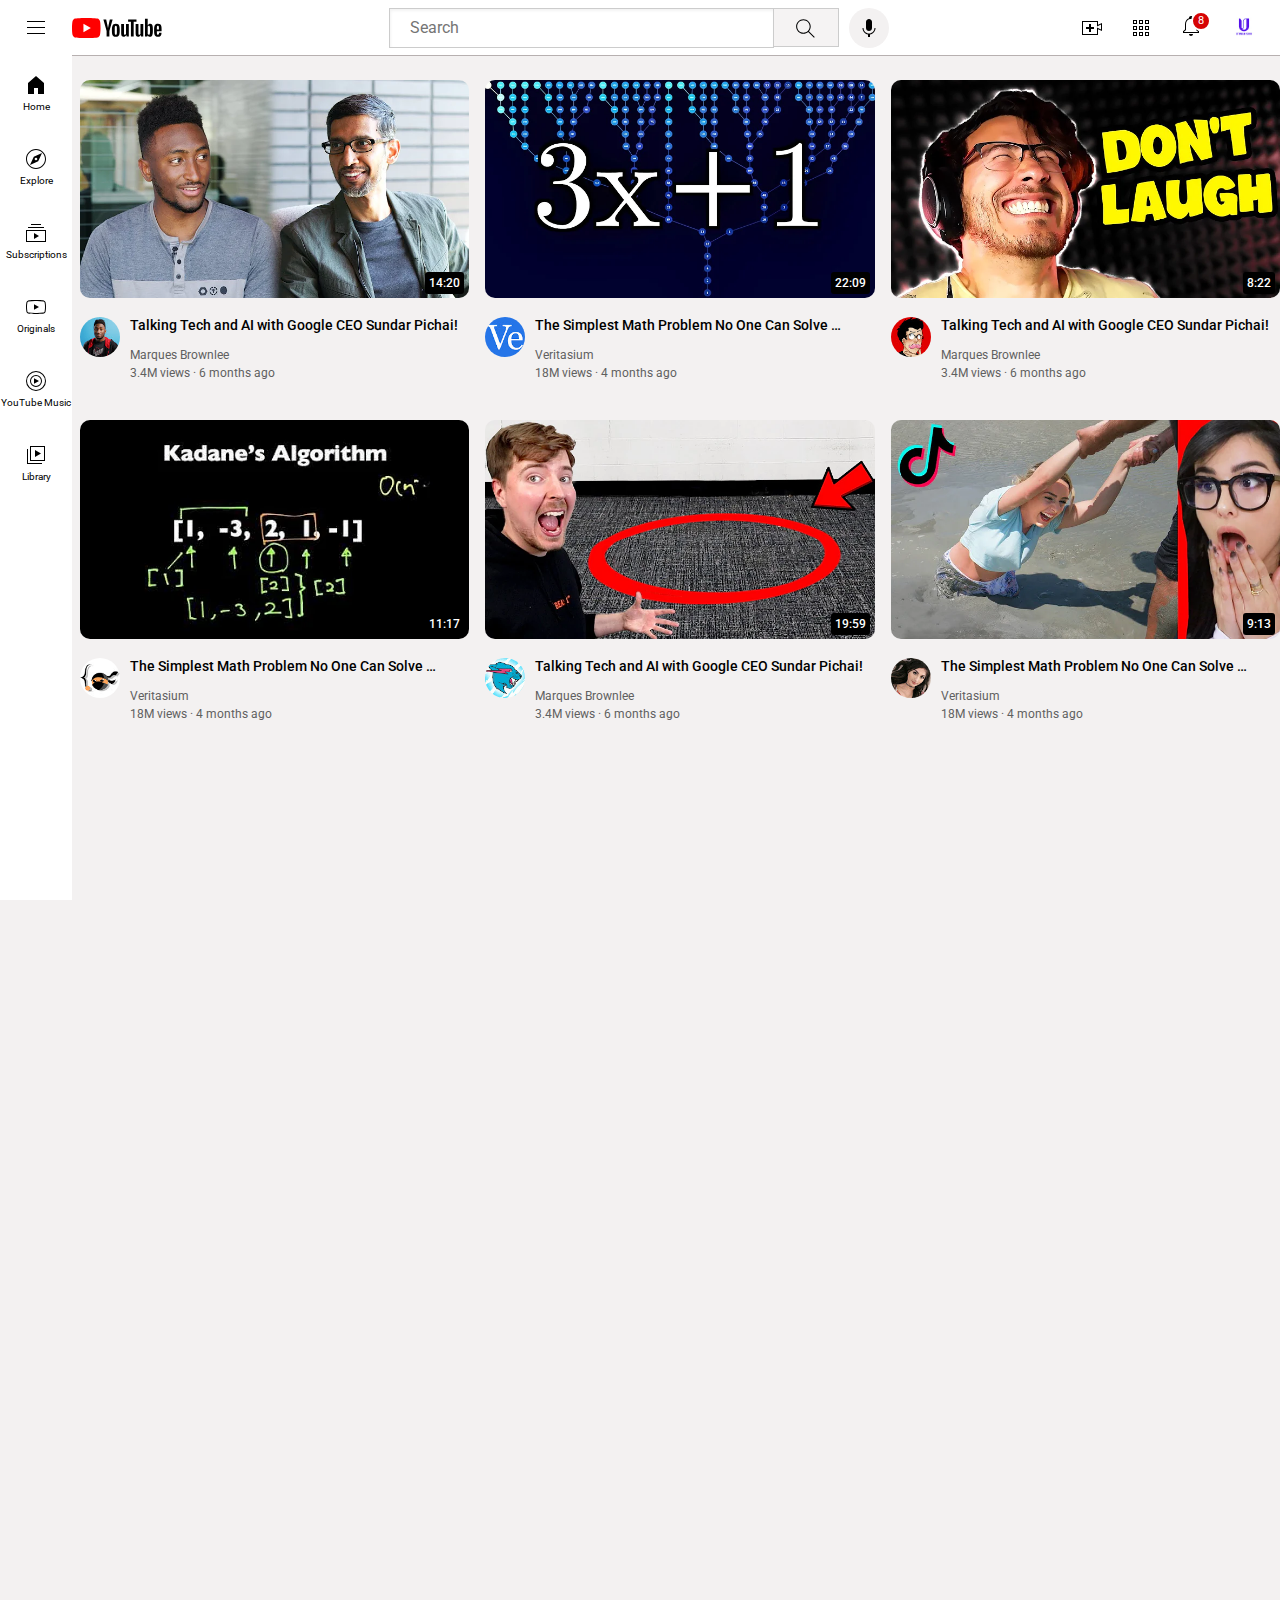
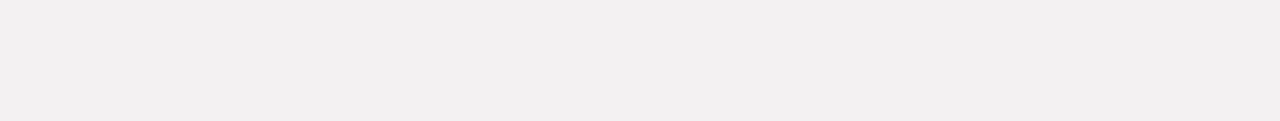
<file: INDEX.html>
<!DOCTYPE html>
<html lang="en">
<head>
    <title>Youtube.com by uthman</title>
    <link rel="preconnect" href="https://fonts.googleapis.com">
<link rel="preconnect" href="https://fonts.gstatic.com" crossorigin>
<link href="https://fonts.googleapis.com/css2?family=Roboto:ital,wght@0,100;0,300;0,400;0,500;0,700;0,900;1,100;1,300;1,400;1,500;1,700;1,900&display=swap" rel="stylesheet">

<link rel="stylesheet" href="YOUTUBE.CSS/general.css">
<link rel="stylesheet" href="YOUTUBE.CSS/header.css">
<link rel="stylesheet" href="YOUTUBE.CSS/video.css">
<link rel="stylesheet" href="YOUTUBE.CSS/sidebar.css">
</head>
<body>
    <div class="header">
        <div class="section1">
            <img class="hamburger-menu" src="icons/icons-header/hamburger-menu.svg">
            <img class="youtube-logo" src="icons/icons-header/youtube-logo.svg">
        </div>
        <div class="section2">
            <input class="search-bar" type="text" placeholder="Search">
            <button class="search-button">
                <img class="search" src="icons/icons-header/search (1).svg">
                <div class="tooltip">Search</div>
            </button>
            <button class="voice-search-button">
                <img class="voice-search-icon" src="icons/icons-header/voice-search-icon.svg">
                <div class="tooltip">Search with your voice</div>
            </button>
        </div>
        <div class="section3">
            <img class="upload" src="icons/icons-header/upload.svg">
            <img class="youtube-apps" src="icons/icons-header/youtube-apps.svg">
            <div class="notifications-container">
                <img class="notifications" src="icons/icons-header/notifications.svg">
                <div class="notifications-no">8</div>
            </div>
            <img class="channels4_profile" src="icons/icons-header/channels4_profile.jpg">
        </div>
    </div>
    <div class="sidebar">
        <div class="sidebar-link">
            <img src="icons/icons-sidebar/home.svg">
            <div>Home</div>
        </div>
        <div class="sidebar-link">
            <img src="icons/icons-sidebar/explore.svg">
            <div>Explore</div>
        </div>
        <div class="sidebar-link">
            <img src="icons/icons-sidebar/subscriptions.svg">
            <div>Subscriptions</div>
        </div>
        <div class="sidebar-link">
            <img src="icons/icons-sidebar/originals.svg">
            <div>Originals</div>
        </div>
        <div class="sidebar-link">
            <img src="icons/icons-sidebar/youtube-music.svg">
            <div>YouTube Music</div>
        </div>
        <div class="sidebar-link">
            <img src="icons/icons-sidebar/library.svg">
            <div>Library</div>
        </div>
    </div>
    <div class="video-grid">
    <div class="all-in-one">
        <div class="img-container">
            <img class="big-img" src="big-img/thumbnail-1.webp" >
            <div class="video-time">14:20</div>
        </div>
        <div class="video-info-grid">
            <div class="cpp">
                <img class="pp" src="profile-pics/channel-1.jpeg">
            </div>
            <div class="cp">
                <p class="video-title">
                    Talking Tech and AI with Google CEO Sundar Pichai!
                </p>
                <p class="video-author">
                    Marques Brownlee
                </p>
                <p class="video-date">
                    3.4M views &#183; 6 months ago
                </p>
            </div>
           
        </div>
    </div>
    <div class="all-in-one">
        <div class="img-container">
            <img class="big-img" src="big-img/thumbnail-4.webp" >
            <div class="video-time">22:09</div>
        </div>
        <div class="video-info-grid">
            <div class="cpp">
                <img class="pp" src="profile-pics/channel-4.jpeg">
            </div>
            <div class="cp">
                <p class="video-title">
                    The Simplest Math Problem No One Can Solve &#8230;
                </p>
                <p class="video-author">
                    Veritasium
                </p>
                <p class="video-date">
                    18M views &#183; 4 months ago
                </p>
            </div>
           
        </div>
    </div>
    <div class="all-in-one">
        <div class="img-container">
            <img class="big-img" src="big-img/thumbnail-2.webp" >
            <div class="video-time">8:22</div>
        </div>
        <div class="video-info-grid">
            <div class="cpp">
                <img class="pp" src="profile-pics/channel-2.jpeg">
            </div>
            <div class="cp">
                <p class="video-title">
                    Talking Tech and AI with Google CEO Sundar Pichai!
                </p>
                <p class="video-author">
                    Marques Brownlee
                </p>
                <p class="video-date">
                    3.4M views &#183; 6 months ago
                </p>
            </div>
           
        </div>
    </div>
    <div class="all-in-one">
        <div class="img-container">
            <img class="big-img" src="big-img/thumbnail-5.webp" >
            <div class="video-time">11:17</div>
        </div>
        <div class="video-info-grid">
            <div class="cpp">
                <img class="pp" src="profile-pics/channel-5.jpeg">
            </div>
            <div class="cp">
                <p class="video-title">
                    The Simplest Math Problem No One Can Solve &#8230;
                </p>
                <p class="video-author">
                    Veritasium
                </p>
                <p class="video-date">
                    18M views &#183; 4 months ago
                </p>
            </div>
           
        </div>
    </div>
    <div class="all-in-one">
        <div class="img-container">
            <img class="big-img" src="big-img/thumbnail-6.webp" >
            <div class="video-time">19:59</div>
        </div>
        <div class="video-info-grid">
            <div class="cpp">
                <img class="pp" src="profile-pics/channel-6.jpeg">
            </div>
            <div class="cp">
                <p class="video-title">
                    Talking Tech and AI with Google CEO Sundar Pichai!
                </p>
                <p class="video-author">
                    Marques Brownlee
                </p>
                <p class="video-date">
                    3.4M views &#183; 6 months ago
                </p>
            </div>
           
        </div>
    </div>
    <div class="all-in-one">
        <div class="img-container">
            <img class="big-img" src="big-img/thumbnail-3.webp" >
            <div class="video-time">9:13</div>
        </div>
        <div class="video-info-grid">
            <div class="cpp">
                <img class="pp" src="profile-pics/channel-3.jpeg">
            </div>
            <div class="cp">
                <p class="video-title">
                    The Simplest Math Problem No One Can Solve &#8230;
                </p>
                <p class="video-author">
                    Veritasium
                </p>
                <p class="video-date">
                    18M views &#183; 4 months ago
                </p>
            </div>
           
        </div>
    </div>
    </div>
</body>
</html>
</file>
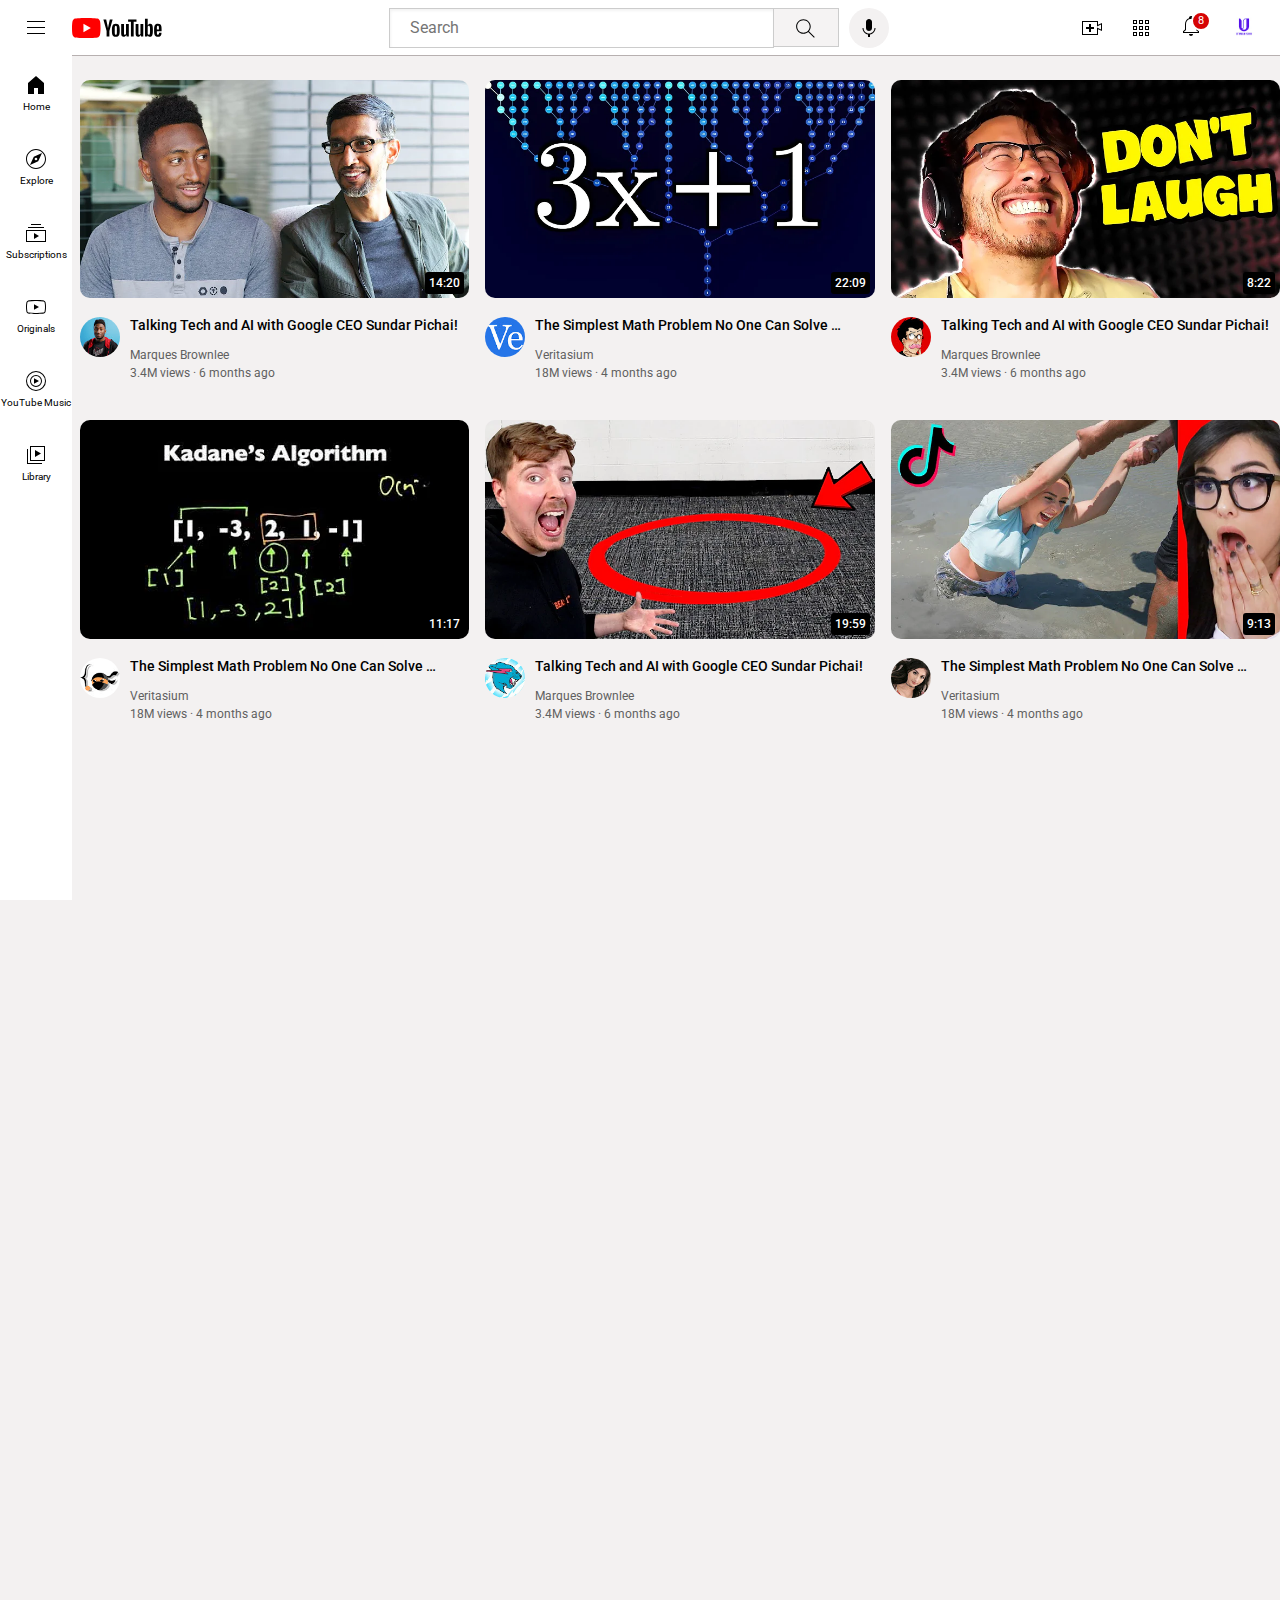
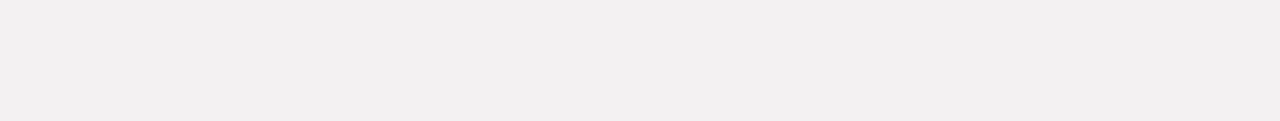
<file: YOUTUBE.HTML>
<!DOCTYPE html>
<html lang="en">
<head>
    <title>Youtube.com by uthman</title>
    <link rel="preconnect" href="https://fonts.googleapis.com">
<link rel="preconnect" href="https://fonts.gstatic.com" crossorigin>
<link href="https://fonts.googleapis.com/css2?family=Roboto:ital,wght@0,100;0,300;0,400;0,500;0,700;0,900;1,100;1,300;1,400;1,500;1,700;1,900&display=swap" rel="stylesheet">

<link rel="stylesheet" href="YOUTUBE.CSS/general.css">
<link rel="stylesheet" href="YOUTUBE.CSS/header.css">
<link rel="stylesheet" href="YOUTUBE.CSS/video.css">
<link rel="stylesheet" href="YOUTUBE.CSS/sidebar.css">
</head>
<body>
    <div class="header">
        <div class="section1">
            <img class="hamburger-menu" src="icons/icons-header/hamburger-menu.svg">
            <img class="youtube-logo" src="icons/icons-header/youtube-logo.svg">
        </div>
        <div class="section2">
            <input class="search-bar" type="text" placeholder="Search">
            <button class="search-button">
                <img class="search" src="icons/icons-header/search (1).svg">
                <div class="tooltip">Search</div>
            </button>
            <button class="voice-search-button">
                <img class="voice-search-icon" src="icons/icons-header/voice-search-icon.svg">
                <div class="tooltip">Search with your voice</div>
            </button>
        </div>
        <div class="section3">
            <img class="upload" src="icons/icons-header/upload.svg">
            <img class="youtube-apps" src="icons/icons-header/youtube-apps.svg">
            <div class="notifications-container">
                <img class="notifications" src="icons/icons-header/notifications.svg">
                <div class="notifications-no">8</div>
            </div>
            <img class="channels4_profile" src="icons/icons-header/channels4_profile.jpg">
        </div>
    </div>
    <div class="sidebar">
        <div class="sidebar-link">
            <img src="icons/icons-sidebar/home.svg">
            <div>Home</div>
        </div>
        <div class="sidebar-link">
            <img src="icons/icons-sidebar/explore.svg">
            <div>Explore</div>
        </div>
        <div class="sidebar-link">
            <img src="icons/icons-sidebar/subscriptions.svg">
            <div>Subscriptions</div>
        </div>
        <div class="sidebar-link">
            <img src="icons/icons-sidebar/originals.svg">
            <div>Originals</div>
        </div>
        <div class="sidebar-link">
            <img src="icons/icons-sidebar/youtube-music.svg">
            <div>YouTube Music</div>
        </div>
        <div class="sidebar-link">
            <img src="icons/icons-sidebar/library.svg">
            <div>Library</div>
        </div>
    </div>
    <div class="video-grid">
    <div class="all-in-one">
        <div class="img-container">
            <img class="big-img" src="big-img/thumbnail-1.webp" >
            <div class="video-time">14:20</div>
        </div>
        <div class="video-info-grid">
            <div class="cpp">
                <img class="pp" src="profile-pics/channel-1.jpeg">
            </div>
            <div class="cp">
                <p class="video-title">
                    Talking Tech and AI with Google CEO Sundar Pichai!
                </p>
                <p class="video-author">
                    Marques Brownlee
                </p>
                <p class="video-date">
                    3.4M views &#183; 6 months ago
                </p>
            </div>
           
        </div>
    </div>
    <div class="all-in-one">
        <div class="img-container">
            <img class="big-img" src="big-img/thumbnail-4.webp" >
            <div class="video-time">22:09</div>
        </div>
        <div class="video-info-grid">
            <div class="cpp">
                <img class="pp" src="profile-pics/channel-4.jpeg">
            </div>
            <div class="cp">
                <p class="video-title">
                    The Simplest Math Problem No One Can Solve &#8230;
                </p>
                <p class="video-author">
                    Veritasium
                </p>
                <p class="video-date">
                    18M views &#183; 4 months ago
                </p>
            </div>
           
        </div>
    </div>
    <div class="all-in-one">
        <div class="img-container">
            <img class="big-img" src="big-img/thumbnail-2.webp" >
            <div class="video-time">8:22</div>
        </div>
        <div class="video-info-grid">
            <div class="cpp">
                <img class="pp" src="profile-pics/channel-2.jpeg">
            </div>
            <div class="cp">
                <p class="video-title">
                    Talking Tech and AI with Google CEO Sundar Pichai!
                </p>
                <p class="video-author">
                    Marques Brownlee
                </p>
                <p class="video-date">
                    3.4M views &#183; 6 months ago
                </p>
            </div>
           
        </div>
    </div>
    <div class="all-in-one">
        <div class="img-container">
            <img class="big-img" src="big-img/thumbnail-5.webp" >
            <div class="video-time">11:17</div>
        </div>
        <div class="video-info-grid">
            <div class="cpp">
                <img class="pp" src="profile-pics/channel-5.jpeg">
            </div>
            <div class="cp">
                <p class="video-title">
                    The Simplest Math Problem No One Can Solve &#8230;
                </p>
                <p class="video-author">
                    Veritasium
                </p>
                <p class="video-date">
                    18M views &#183; 4 months ago
                </p>
            </div>
           
        </div>
    </div>
    <div class="all-in-one">
        <div class="img-container">
            <img class="big-img" src="big-img/thumbnail-6.webp" >
            <div class="video-time">19:59</div>
        </div>
        <div class="video-info-grid">
            <div class="cpp">
                <img class="pp" src="profile-pics/channel-6.jpeg">
            </div>
            <div class="cp">
                <p class="video-title">
                    Talking Tech and AI with Google CEO Sundar Pichai!
                </p>
                <p class="video-author">
                    Marques Brownlee
                </p>
                <p class="video-date">
                    3.4M views &#183; 6 months ago
                </p>
            </div>
           
        </div>
    </div>
    <div class="all-in-one">
        <div class="img-container">
            <img class="big-img" src="big-img/thumbnail-3.webp" >
            <div class="video-time">9:13</div>
        </div>
        <div class="video-info-grid">
            <div class="cpp">
                <img class="pp" src="profile-pics/channel-3.jpeg">
            </div>
            <div class="cp">
                <p class="video-title">
                    The Simplest Math Problem No One Can Solve &#8230;
                </p>
                <p class="video-author">
                    Veritasium
                </p>
                <p class="video-date">
                    18M views &#183; 4 months ago
                </p>
            </div>
           
        </div>
    </div>
    </div>
</body>
</html>
</file>
<file: YOUTUBE.CSS/general.css>
p{
    font-family: Roboto, Arial;
    margin-top: 0;
    margin-bottom: 0;
}
body{
    margin: 0;
    padding-bottom: 1000px;
    padding-top: 80px;
    padding-left: 80px;
    background-color: rgb(243, 241, 241);
}
</file>
<file: YOUTUBE.CSS/header.css>
.header{
    height: 55px;
    display: flex;
    flex-direction: row;
    justify-content: space-between;
    position: fixed;
    top: 0;
    left: 0;
    right: 0;
    background-color: white;
    border-bottom-style: solid;
    border-bottom-width: 1px;
    border-bottom-color: rgb(183, 176, 176);
    z-index: 100;
    
}

.section1{
    display: flex;
    align-items: center;
}
.hamburger-menu{
    height: 24px;
    margin-left: 24px;
    margin-right: 24px;
}
.youtube-logo{
    height: 20px;
}
.section2{
    flex: 1;
    margin-left: 70px;
    margin-right: 35px;
    max-width: 500px;
    display: flex;
    align-items: center;
}
.search-bar{
    flex: 1;
    height: 36px;
    padding-left: 20px;
    font-size: 16px;
    border-width: 1px;
    width: 0;
    border-style: solid;
    border-color: rgb(204, 204, 204);
    box-shadow: inset 1px 2px 3px rgb(0, 0, 0, 0.05);
}
.search-bar::placeholder{
    font-family: Roboto ,Arial;
    font-size: 16px;
}
.search-button{
width: 66px;
height: 39px;
background-color: rgb(245, 243, 243);
border-width: 1px;
border-style: solid;
border-color: rgb(204, 204, 204);
margin-left: -1px;
margin-right: 10px;

}
.search-button,
.voice-search-button{
    position: relative;
}
.search-button .tooltip,
.voice-search-button .tooltip{
    background-color: gray;
    color: white;
    padding: 5px;
    border-radius: 2px;
    position: absolute;
    bottom: -33px;
    left: 12px;
    opacity: 0;
    pointer-events: none;
    white-space: nowrap;
}
.search-button:hover .tooltip,
.voice-search-button:hover .tooltip{
    opacity: 1;
}
.search{
    height: 25px;
    margin-top: 4px;

}
.voice-search-button{
    width: 40px;
    height: 40px;
    border-radius: 20px;
    border: none;
    background-color: rgb(243, 241, 241);
}
.voice-search-icon{
    height: 24px;
    margin-top:4px;
}
.section3{
    width: 180px;
    margin-right: 20px;
    display: flex;
    align-items: center;
    justify-content: space-between;
    flex-shrink: 0;
}
.upload{
    height: 24px;
}
.youtube-apps{
    height: 24px;
}
.notifications{
    height: 24px;
}
.notifications-container{
    position: relative;
}
.notifications-no{
    color: white;
    background-color: rgb(214, 4, 4);
    border-width: 2px;
    border-style: solid;
    border-color: white;
    border-radius: 10px;
    padding-left: 5px;
    padding-right: 5px;
    padding-top: 1px;
    padding-bottom: 2px;
    font-family: Roboto, Arial;
    font-size: 11px;
    position: absolute;
    top: -3px;
    right: -8px;
}
.channels4_profile{
 height: 32px;
 border-radius: 16px;
}
</file>
<file: YOUTUBE.CSS/video.css>
.video-grid{
    display: grid;
    grid-template-columns: 1fr 1fr 1fr;
    row-gap: 40px;
    column-gap: 16px;
}
.big-img{
    width: 100%;
    border-radius: 10px;
}
.video-info-grid{
    display: grid;
    grid-template-columns:50px 1fr;
}
.pp{
    width: 40px;
    border-radius: 59%;
}
.video-title{
    margin-top: 0;
    margin-bottom: 15px;
    font-size: 14px;
    font-weight: 500;
}
.video-author, .video-date{
    font-size: 12px;
    color: rgb(96, 96, 96);
}
.video-author{
    margin-bottom: 4px;
}
.img-container{
    margin-bottom: 15px;
    position: relative;
}
.video-time{
    position: absolute;
    right: 5px;
    bottom: 8px;
    background-color: black;
    color: white;
    font-family: Roboto, Arial;
    font-size: 12px;
    font-weight: 500;
    padding: 4px;
    border-radius: 3px;
}
</file>
<file: YOUTUBE.CSS/sidebar.css>
.sidebar{
    position:fixed;
    left: 0;
    bottom: 0;
    top: 55px;
    width: 72px;
    background-color: white;
    color: black;
    z-index: 200;
    transition: 1;
}
.sidebar-link{
    height: 74px;
    display: flex;
    justify-content: center;
    align-items: center;
    flex-direction: column;
}
.sidebar-link:hover{
    background-color: rgb(232, 231, 231);
    cursor: pointer;
}
.sidebar-link img{
    height: 24px;
    margin-bottom: 4px;
}
.sidebar-link div{
    font-family: Roboto, Arial;
    font-size: 10px;
}
</file>
